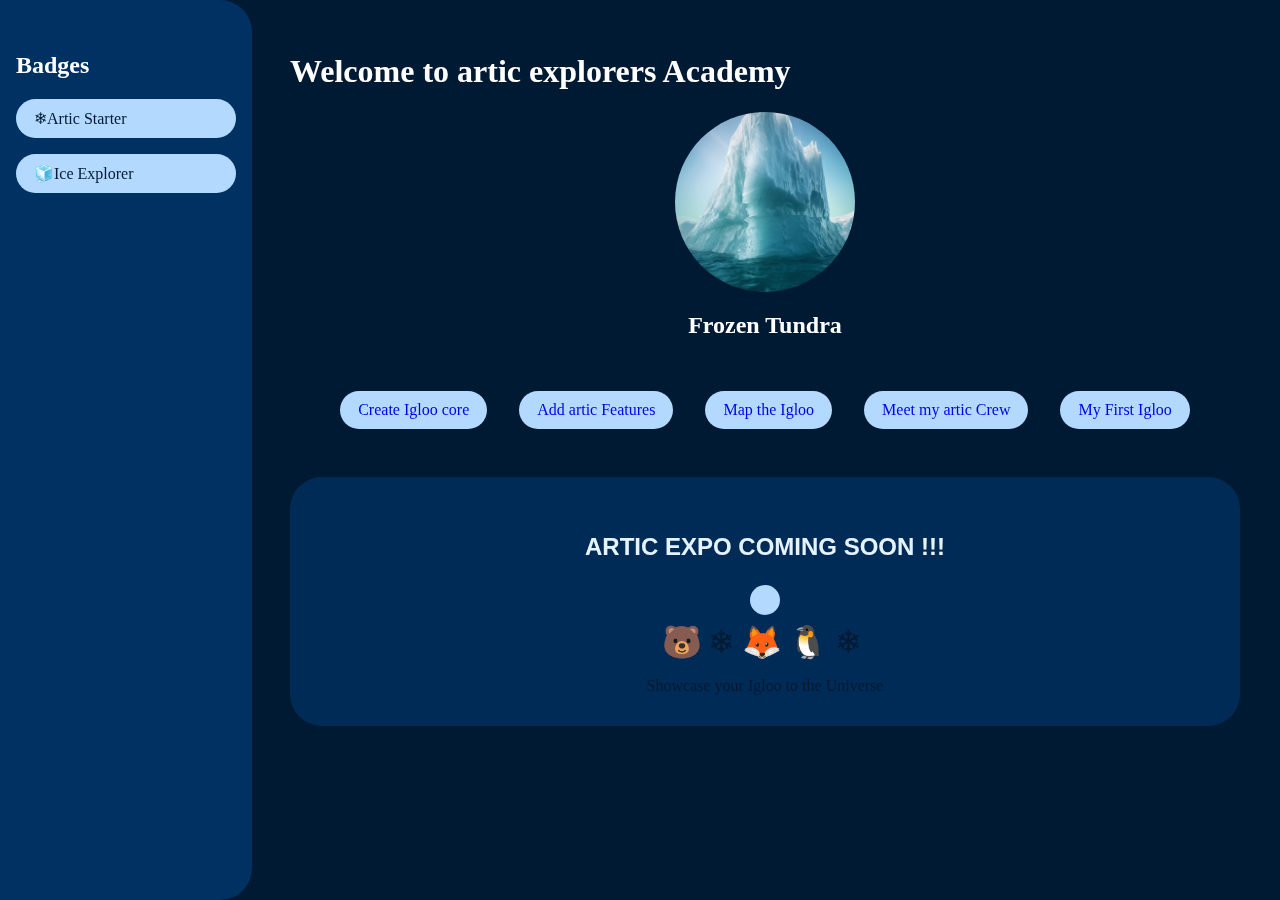
<file: index.html>
<!DOCTYPE html>
<html lang="en">
<head>
    <meta charset="UTF-8">
    <meta name="viewport" content="width=device-width, initial-scale=1.0">
    <title>Cosmic World</title>
    <link href="https://fonts.googleapis.com/css?family=Orbitron:700|Fredoka+One&display=swap" rel="stylesheet"> 
    <link rel="stylesheet" href="index.css">   
</head>
<body>
    <aside class="sidebar">
        <h2>Badges</h2>
        <ul class="badges">
            <li class="badge">❄<span>Artic Starter</span></li>
            <li class="badge">🧊<span>Ice Explorer</span></li>
        </ul>
    </aside>
        <main>
        <header>
            <h1>Welcome to artic explorers Academy</h1>
        </header>
        <section class="planet-centerpiece"> 
            <img src="./artic.avif" alt="Planet Zest">
            <h2>Frozen Tundra</h2>
        </section>
        <nav class="space-pods">
            <a href="create.html"class=" space-pod">Create Igloo core</a>
            <a href="/features.html" class="space-pod">Add artic Features</a>
            <a href="/map-igloo.html"class = "space-pod"> Map the Igloo</a>
            <a href="./artic-crew.html" class="space-pod">Meet my artic  Crew</a>
            <a href="activity.html" class="space-pod">My First Igloo</a>
        </nav>
        <section class="galactic-expo-teaser">
            <h3>ARTIC EXPO COMING SOON !!!</h3>
            <div class="expo-stage">
                <div class="glowing-stage"></div>
                <div class="alien-crowd">🐻❄🦊🐧❄</div>
                <p>Showcase your Igloo  to the Universe</p>
            </div>
        </section>
       </main>
</body>
</html>
</file>
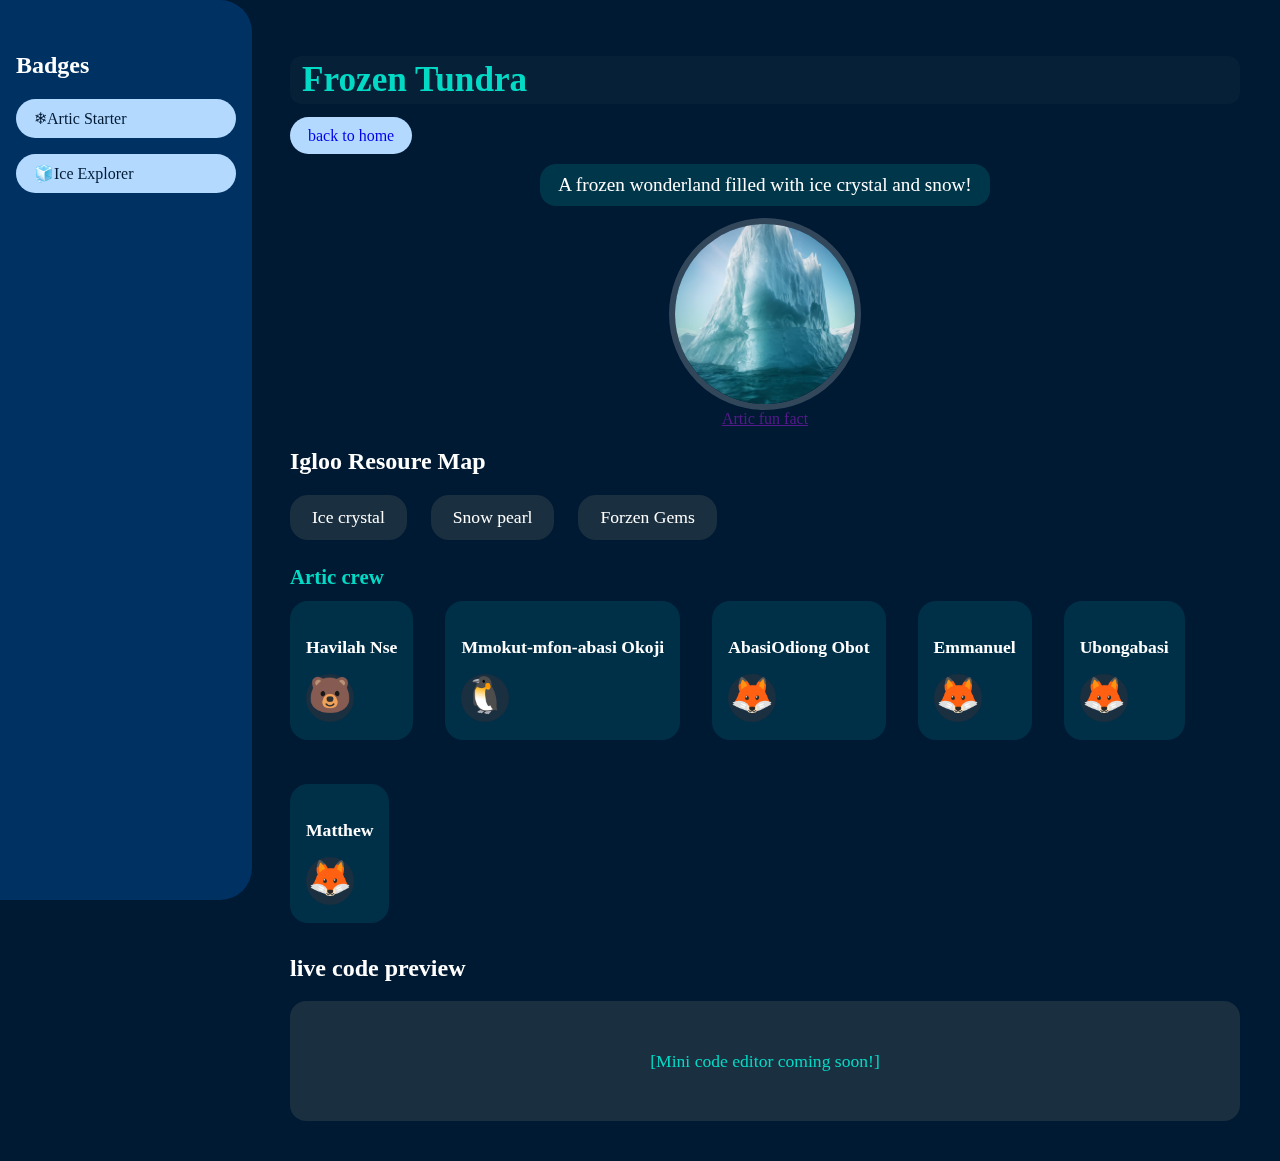
<file: activity.html>
<!DOCTYPE html>
<html lang="en">
 <head>
    <meta charset="UTF-8">
    <meta name="viewport" content="width=device-width, initial-scale=1.0">
    <title>My first igloo</title>
    <link rel="stylesheet" href="./activity.css">
</head>
<body>
    <aside class="sidebar">
        <h2>Badges</h2>
        <ul class="badges">
            <li class="badge">❄<span>Artic Starter</span></li>
            <li class="badge">🧊<span>Ice Explorer</span></li>
        </ul>
    </aside>
    <main>
        <header>
        <h1 class="planet-title">Frozen Tundra</h1>
        <a href="index.html" class="space-pod">back to home</a>
        </header>
    <section class="planet-description">
        <p>A frozen wonderland filled with ice crystal and snow!</p>
        <img src="./artic.avif" alt="" class="planet-img">
        <a href=""class space-resource>Artic fun fact</a>
    </section>
    <section class="Planet-resource-map">
        <h2>Igloo  Resoure Map</h2>
        <ul class="neon-list">
            <li>Ice crystal</li>
            <li>Snow pearl</li>
            <li>Forzen Gems</li>
        </ul>
    </section>

    <section class="artic-crew">
    <h2>Artic crew</h2>
    <div class="crew-roster">
        <div class="crew-member">
            <h3>Havilah Nse</h3>
            <p></p>
            <div class="crew-img-placeholder">🐻</div>
        </div>
        <div class="crew-member">
            <h3>Mmokut-mfon-abasi Okoji</h3>
            <p></p>
            <div class="crew-img-placeholder">🐧</div>
        </div>
        <div class="crew-member">
            <h3>AbasiOdiong  Obot</h3>
            <p></p>
            <div class="crew-img-placeholder">🦊</div>
        </div>
        <div class="crew-member">
            <h3>Emmanuel</h3>
            <p></p>
            <div class="crew-img-placeholder">🦊</div>
        </div>
        <div class="crew-member">
            <h3>Ubongabasi</h3>
            <p></p>
            <div class="crew-img-placeholder">🦊</div>
        </div>
        <div class="crew-member">
            <h3>Matthew</h3>
            <p></p>
            <div class="crew-img-placeholder">🦊</div>
        </div>
    </div>
    

    </section>
    <section class="code-preview-section">
             <h2>live code preview</h2>

           <div>
            <div class="code-editor-placeholder"></div>
                <div class="code-editor-preview">[Mini code editor coming soon!]</div>
           </div>         
            

    </section>
    </main>
</body>
</html>
</file>
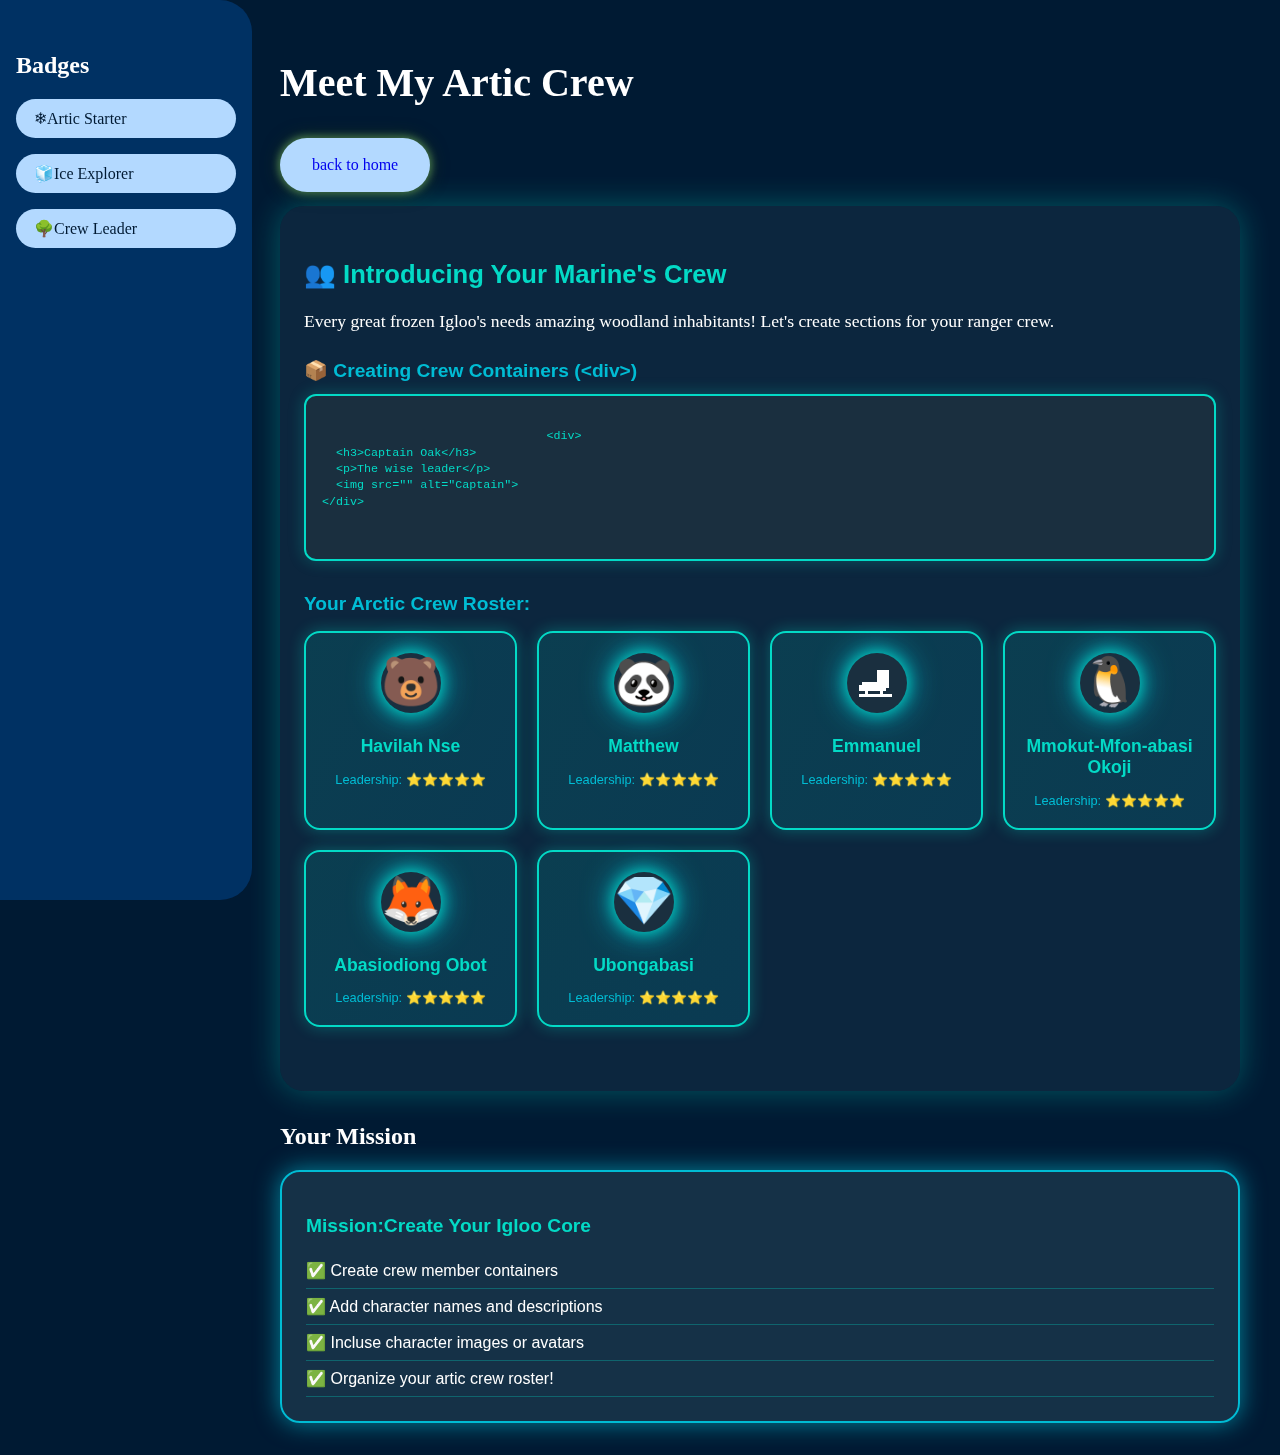
<file: artic-crew.html>
<!DOCTYPE html>
<html lang="en">
  <head>
    <meta charset="UTF-8" />
    <meta name="viewport" content="width=device-width, initial-scale=1.0" />
    <title>Meet My Artic Crew</title>
    <link rel="stylesheet" href="/artic-crew.css" />
  </head>
  <body>
    <aside class="sidebar">
      <h2>Badges</h2>
      <ul class="badges">
        <li class="badge">❄<span>Artic Starter</span></li>
        <li class="badge">🧊<span>Ice Explorer</span></li>
        <li class="badge crew-leader">🌳<span>Crew Leader</span></li>
      </ul>
    </aside>
    <main>
      <header>
        <h1 class="planet-title">Meet My Artic Crew</h1>
        <a href="index.html" class="space-pod">back to home</a>
      </header>
      <section class="lesson-content">
        <div class="lesson-card">
          <h2>👥 Introducing Your Marine's Crew</h2>
          <p>
            Every great frozen Igloo's needs amazing woodland inhabitants!
            Let's create sections for your ranger crew.
          </p>
          <div class="crew-lesson">
            <h3>📦 Creating Crew Containers (&lt;div&gt;)</h3>
            <div class="code-block">
              <pre>
                            <code>
                                &lt;div&gt;
  &lt;h3&gt;Captain Oak&lt;/h3&gt;
  &lt;p&gt;The wise leader&lt;/p&gt;
  &lt;img src="" alt="Captain"&gt;
&lt;/div&gt;
                            </code>
                        </pre>
            </div>
          </div>
          <div class="crew-showcase">
            <h3>Your Arctic Crew Roster:</h3>
            <div class="crew-grid">
              <div class="crew-card">
                <div class="crew-avatar">🐻</div>
                <h4>Havilah Nse</h4>
                <p></p>
                <div class="crew-stats">Leadership: ⭐⭐⭐⭐⭐</div>
              </div>
              <div class="crew-card">
                <div class="crew-avatar">🐼</div>
                <h4>Matthew</h4>
                <p></p>
                <div class="crew-stats">Leadership: ⭐⭐⭐⭐⭐</div>
              </div>

              <div class="crew-card">
                <div class="crew-avatar">⛸</div>
                <h4>Emmanuel</h4>
                <p></p>
                <div class="crew-stats">Leadership: ⭐⭐⭐⭐⭐</div>
              </div>

              <div class="crew-card">
                <div class="crew-avatar">🐧</div>
                <h4>Mmokut-Mfon-abasi Okoji</h4>
                <p></p>
                <div class="crew-stats">Leadership: ⭐⭐⭐⭐⭐</div>
              </div>

              <div class="crew-card">
                <div class="crew-avatar">🦊</div>
                <h4>Abasiodiong Obot</h4>
                <p></p>
                <div class="crew-stats">Leadership: ⭐⭐⭐⭐⭐</div>
              </div>

              <div class="crew-card">
                <div class="crew-avatar">💎</div>
                <h4>Ubongabasi</h4>
                <p></p>
                <div class="crew-stats">Leadership: ⭐⭐⭐⭐⭐</div>
              </div>
            </div>
          </div>
        </div>
      </section>

      <section class="mission section">
        <h2>Your Mission</h2>
        <div class="mission-card">
          <h3>Mission:Create Your Igloo Core</h3>
          <ul class="mission-steps">
            <li>✅ Create crew member containers</li>
            <li>✅ Add character names and descriptions</li>
            <li>✅ Incluse character images or avatars</li>
            <li>✅ Organize your artic crew roster!</li>
          </ul>
        </div>
      </section>
    </main>
  </body>
</html>
</file>
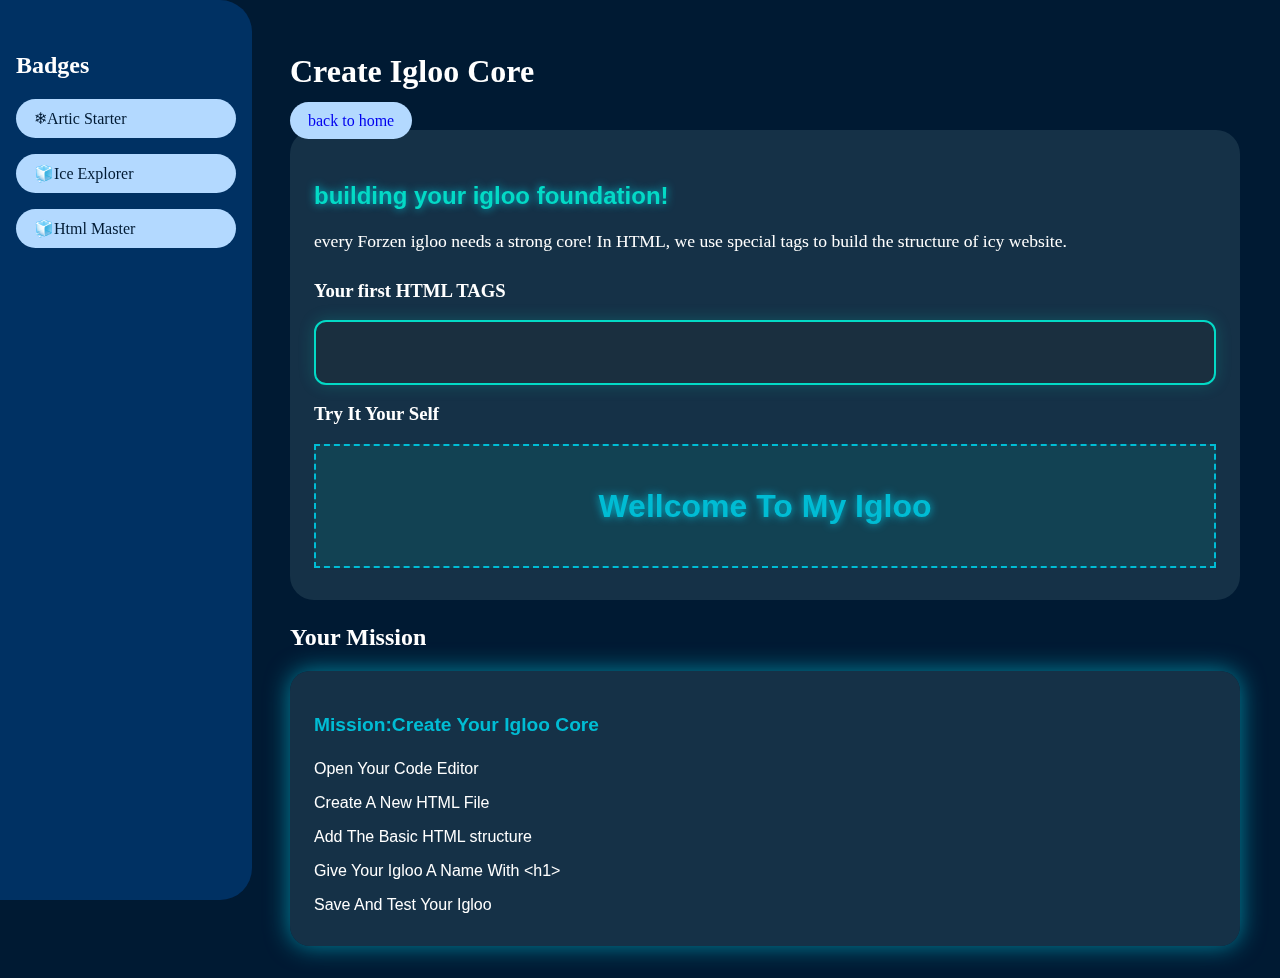
<file: create.html>
<!DOCTYPE html>
<html lang="en">
<head>
    <meta charset="UTF-8">
    <meta name="viewport" content="width=device-width, initial-scale=1.0">
    <title>Create Igloo core</title>
    <link rel="stylesheet" href="create.css">
</head>
<body>
    <aside class="sidebar">
        <h2>Badges</h2>
        <ul class="badges">
            <li class="badge">❄<span>Artic Starter</span></li>
            <li class="badge">🧊<span>Ice Explorer</span></li>
            <li class="badge">🧊<span>Html Master</span></li>
        </ul>
    </aside>
    <main>
        <header>
            <h1 class="planet-title">Create Igloo Core</h1>
            <a href="index.html" class="space-pod">back to home</a>
        </header>

        <section class="lesson-card">
            <h2> building your  igloo foundation!</h2>
            <p>every Forzen igloo needs a strong core! In HTML, we use special tags to build the structure of icy website.</p>
            <div class="code example"></div>
            <h3> Your first HTML TAGS</h3>
            <div class="code-block">
                <pre>
                    <code></code>
                </pre>
            </div>
            <div class="interactive-demo">
                <h3> Try It Your Self</h3>
                <div class="demo-area">
                   <div class="planet-preview">
                    <h1>Wellcome To My Igloo</h1>
                   </div> 
                </div>
            </div>
        </section>
        
        <section class="mission section">
            <h2>Your Mission</h2>
            <div class="mission-card">
                <h3>Mission:Create Your Igloo Core</h3>
                <ul class="mission-steps">
                    <li>Open Your Code Editor</li>
                    <li>Create A New HTML File </li>
                    <li>Add The Basic HTML structure</li>
                    <li>Give Your Igloo A Name With &lt;h1&gt; </li>
                    <li>Save And Test Your Igloo</li>
                </ul>
            </div>
        </section>
    </main>
</body>
</html>
</file>
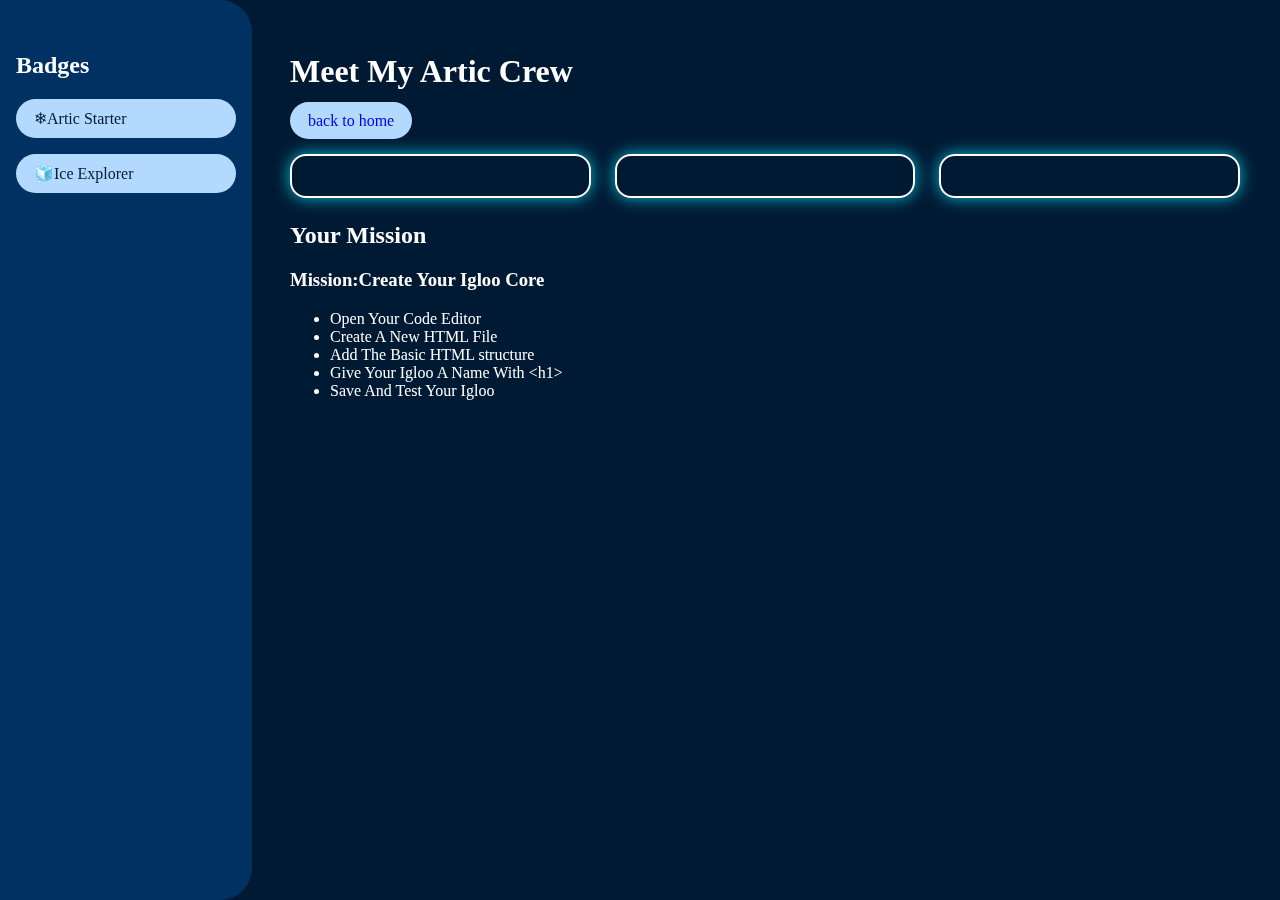
<file: features.html>
<!DOCTYPE html>
<html lang="en">
<head>
    <meta charset="UTF-8">
    <meta name="viewport" content="width=device-width, initial-scale=1.0">
    <title></title>
    <link rel="stylesheet" href="features.css">
</head>
<body>
 <aside class="sidebar">
        <h2>Badges</h2>
        <ul class="badges">
            <li class="badge">❄<span>Artic Starter</span></li>
            <li class="badge">🧊<span>Ice Explorer</span></li>
     </ul>
    </aside> 
   <main>
 <header>
        <h1 class="planet-title">Meet My Artic Crew</h1>
        <a href="index.html" class="space-pod">back to home</a>
        </header>
        <section class="lesson-content">
            <div class="lesson-card">
                <h2></h2>
                <p></p>
                <div class="feature-grid">
                    <div class="feature-item"></div>
                    <div class="feature-item"></div>
                    <div class="feature-item"></div>
                </div>
            </div>
        </section>
          <section class="mission section">
            <h2>Your Mission</h2>
            <div class="mission-card">
                <h3>Mission:Create Your Igloo Core</h3>
                <ul class="mission-steps">
                    <li>Open Your Code Editor</li>
                    <li>Create A New HTML File </li>
                    <li>Add The Basic HTML structure</li>
                    <li>Give Your Igloo A Name With &lt;h1&gt; </li>
                    <li>Save And Test Your Igloo</li>
                </ul>
            </div>
        </section>
   </main>   
</body>
</html>
</file>
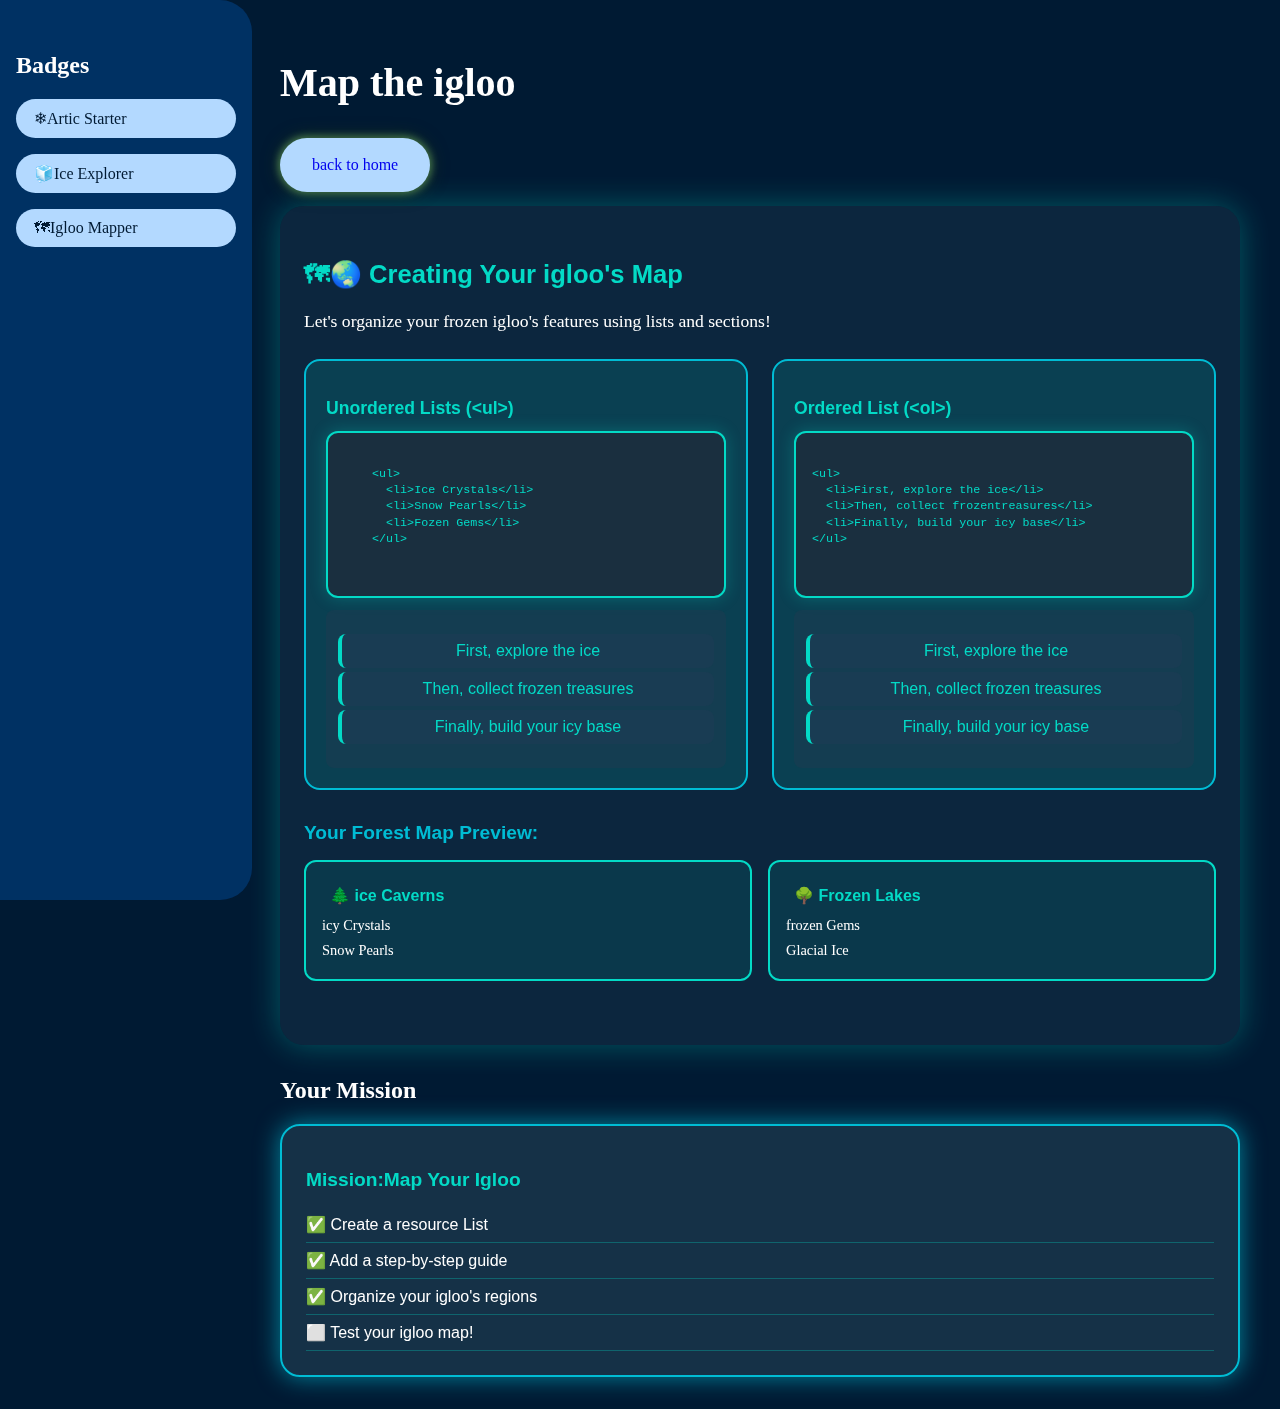
<file: map-igloo.html>
<!DOCTYPE html>
<html lang="en">
  <head>
    <meta charset="UTF-8" />
    <meta name="viewport" content="width=device-width, initial-scale=1.0" />
    <title>Document</title>
    <link rel="stylesheet" href="/map-igloo.css" />
  </head>
  <body>
    <aside class="sidebar">
      <h2>Badges</h2>
      <ul class="badges">
        <li class="badge">❄<span>Artic Starter</span></li>
        <li class="badge">🧊<span>Ice Explorer</span></li>
        <li class="badge">🗺<span>Igloo Mapper</span></li>
      </ul>
    </aside>
    <main>
      <header>
        <h1 class="planet-title">Map the igloo</h1>
        <a href="index.html" class="space-pod">back to home</a>
      </header>

      <section class="lesson-content">
        <div class="lesson-card">
          <h2>🗺🌏 Creating Your igloo's Map</h2>
          <p>
            Let's organize your frozen igloo's features using lists and
            sections!
          </p>
          <div class="mapping-examples">
            <div class="map-section">
              <h3>Unordered Lists (&lt;ul&gt;)</h3>
              <div class="code-block">
                <pre>
                            <code>
    &lt;ul&gt;
      &lt;li&gt;Ice Crystals&lt;/li&gt;
      &lt;li&gt;Snow Pearls&lt;/li&gt;
      &lt;li&gt;Fozen Gems&lt;/li&gt;
    &lt;/ul&gt;
                            </code>
                        </pre>
              </div>
              <div class="feature-demo">
                <ol class="demo-list">
                  <li>First, explore the ice</li>
                  <li>Then, collect frozen treasures</li>
                  <li>Finally, build your icy base</li>
                </ol>
              </div>
            </div>

            <div class="map-section">
              <h3>Ordered List (&lt;ol&gt;)</h3>
              <div class="code-block">
                <pre>
                    <code>
&lt;ul&gt;
  &lt;li&gt;First, explore the ice&lt;/li&gt;
  &lt;li&gt;Then, collect frozentreasures&lt;/li&gt;
  &lt;li&gt;Finally, build your icy base&lt;/li&gt;
&lt;/ul&gt;
                    </code>
                </pre>
              </div>
              <div class="feature-demo">
                <ol class="demo-list">
                  <li>First, explore the ice</li>
                  <li>Then, collect frozen treasures</li>
                  <li>Finally, build your icy base</li>
                </ol>
              </div>
            </div>
          </div>
          <div class="planet-map-preview">
            <h3>Your Forest Map Preview:</h3>
            <div class="map-container">
              <div class="map-region">
                <h4>🌲 ice Caverns</h4>
                <ul>
                  <li>icy Crystals</li>
                  <li>Snow Pearls</li>
                </ul>
              </div>
              <div class="map-region">
                <h4>🌳 Frozen Lakes</h4>
                <ul>
                  <li>frozen Gems</li>
                  <li>Glacial Ice</li>
                </ul>
              </div>
            </div>
          </div>
        </div>
      </section>

      <section class="mission section">
        <h2>Your Mission</h2>
        <div class="mission-card">
          <h3>Mission:Map Your Igloo </h3>
          <ul class="mission-steps">
            <li>✅ Create a resource List</li>
            <li>✅ Add a step-by-step guide</li>
            <li>✅ Organize your igloo's regions</li>
            <li>⬜ Test your igloo map!</li>
          </ul>
        </div>
      </section>
    </main>
  </body>
</html>
</file>
<file: index.css>
body{
    margin: 0;
    background: #001a33;
    color: white;
}

.sidebar{
    width: 220px;
    background: rgba(0,51,102,0.95);
    padding: 32px 16px 16px;
    position: fixed;
    left: 0;
    bottom: 0;
    top: 0;
    border-top-right-radius: 32px;
    border-bottom-right-radius: 32px;
}

img{
    width: 180px;
    height: 180px;
    border-radius: 50%;
    object-fit: cover;
}

main{
    position: relative;
    margin-left: 250px;
    padding: 32px 40px;
}
.badges{
    list-style: none;
    padding: 0px;
    margin: 0px;
    width: 100%;
}

.badge{
    padding-top: 10px;
    padding-bottom: 10px;
    padding-left: 18px;
    padding-right: 18px;
    border-radius: 24px;
    background-color: #b3d9ff;
    margin-bottom: 16px;
    color: #001a33;
}

.planet-centerpiece{
    display: flex;
    flex-direction: column;
    justify-content: center;
    align-items: center;
    margin-bottom: 32px;
}
.space-pods{
    display: flex;
    justify-content: center;
    gap: 2rem;
}
.space-pod{
    padding-top: 10px;
    padding-bottom: 10px;
    padding-left: 18px;
    padding-right: 18px;
    border-radius: 24px;
    background-color: #b3d9ff;
    margin-bottom: 16px;
    text-decoration: none;
}

.galactic-expo-teaser{
    padding-top: 32px;
    padding-bottom: 3px;
    padding-right: 24px;
    
    
    padding-left: 24px;
    background-color: #003366b3;
    border-radius: 32px;
    margin-bottom: 32px;
    color: #001a33;
    text-align: center;
    margin-top: 32px;
}

.galactic-expo-teaser h3{
    color: #e6f3ff;
    font-size: 24px;
    font-family: sans-serif;
}
.expo-stage{
    display: flex;
    flex-direction: column;
    justify-content: center;
    align-items: center;
    margin-bottom: 12px;
}

.glowing-stage{
    width: 30px;
    height: 30px;
    background-color: #b3d9ff;
    border-radius: 50%;
    margin-bottom: 8px;

}

.alien-crowd{
    font-size: 2em;
    letter-spacing: 0.2em;

}
</file>
<file: activity.css>
body{
    margin: 0;
    background: #001a33;
    color: white;
}

.sidebar{
    width: 220px;
    background: rgba(0,51,102,0.95);
    padding: 32px 16px 16px;
    position: fixed;
    left: 0;
    bottom: 0;
    top: 0;
    border-top-right-radius: 32px;
    border-bottom-right-radius: 32px;
}
.space-pod{
    padding-top: 10px;
    padding-bottom: 10px;
    padding-left: 18px;
    padding-right: 18px;
    border-radius: 24px;
    background-color: #b3d9ff;
    margin-bottom: 16px;
    text-decoration: none;}

main{
    position: relative;
    margin-left: 250px;
    padding: 32px 40px;
}
.badges{
    list-style: none;
    padding: 0px;
    margin: 0px;
    width: 100%;
}

.badge{
    padding-top: 10px;
    padding-bottom: 10px;
    padding-left: 18px;
    padding-right: 18px;
    border-radius: 24px;
    background-color: #b3d9ff;
    margin-bottom: 16px;
    color: #001a33;
}

img{
    width: 180px;
    height: 180px;
    border-radius: 50%;
    object-fit: cover;
}
.planet-title{
    font-size: 2.2em;
    border-radius: 12px;
    background: #1e3c5033;
    padding-top: 4px;
    padding-bottom: 4px;
    padding-left: 12px;
    padding-right: 12px;
    color: #03dac6;


}
.planet-description{
    display: flex;
    align-items: center;
    flex-direction: column;
}

.planet-img{
width: 180px;
height: 180px;
border-radius: 50%;
border-width: 6px;
border-style: solid;
border-color: #fff3;
}

.planet-description P{
    font-size: 1.2em;
    color: #fff;
    background: #03dac626;
    border-radius: 16px;
    padding-top: 10px;
    padding-bottom: 10px;
    padding-right: 18px;
    padding-left: 18px;
    margin-bottom: 12px;
    outline: none;

}

.space-resource{
border-radius: 32px;
background: #00bcd4;
font-size: 1.1em;
padding: 12px 28px;
margin-top:12px ;
text-decoration: none;


}

.planet-resource-map{
    margin: 32px;
    background: #1e3c50b3;
    font-size: 1.1em;
    border-radius: 24px;
    padding: 24px 20px;

}

.planet-resource-map h2{
   font-size: 1.3em;
   margin-bottom: 12px;
   color: #03dac6;
}

.neon-list{
list-style: none;
display:flex;
gap: 24px;
margin: 0px;
padding: 0px;
flex-wrap: wrap;
}
.neon-list li{
font-size: 1.1em;
background: #1a2f3f;
border-radius: 18px;
margin-bottom: 8px;
padding: 10px  20px;
border-width: 2px;
border-style: solid;
border-color: #1a2f3f;
}

.cosmic-crew{
    margin: 32px 0px;
 padding: 24px  20px;
    background: #1e3c50b3;
}

.artic-crew h2{
font-size: 1.3em;
margin-bottom: 12px;
color: #03dac6;
}

.crew-roster{
    display: flex;
    gap: 32px;
    flex-wrap: wrap;
    justify-content: flex start;
}

.crew-member{
    background: #00bcd422;
    border-radius: 18px;
    padding: 18px 16px;
    text-align: center;
    margin-bottom: 12px;
    cursor: pointer;   
}

.crew-member h3{
    font-size: 1.1em;
    margin-bottom: 6px;   
}

.crew-member p {
color: #fff;
font-size: 1em;
margin-bottom: 8px;
}

.crew-img-placeholder{
font-size: 2.2em;
border-radius: 50%;
width: 48px;
height: 48px;
align-items: center;
justify-content: center;
background: #1a2f3f;
}

.code-preveiw-section{
    margin: 32px  0px;
    border-radius: 24px;
    padding: 24px  24px;
}
.code-preveiw-section  h3{
background: #1e3c50b3;

}
.code-preveiw-section  h2{
    color: #03dac6;
}

.code-editor-preview{
    background: #1a2f3f;
    border-radius: 16px;
    min-height: 120px;
    display: flex;
    align-items: center;
    justify-content: center;
    font-size: 1.1em;
    margin-bottom: 8px;
    color: #03dac6;

}

.editor-placeholder{
    padding: 24px 0px;
    color: #00bcd4;
    opacity: 0.7;
    
    
}
</file>
<file: artic-crew.css>
body {
    margin: 0;
    background: #001a33;
    color: white;
}

.sidebar {
    background: rgba(0, 51, 102, 0.95);
    width: 220px;
    padding-top: 32px;
    padding-left: 16px;
    padding-right: 16px;
    padding-bottom: 16px;
    position: fixed;
    left: 0px;
    top: 0px;
    bottom: 0px;
    border: 0px;
    border-top-right-radius: 32px;
    border-bottom-right-radius: 32px;
}


main {
    position: relative;
    margin-left: 240px;
    padding-top: 32px;
    padding-bottom: 32px;
    padding-left: 40px;
    padding-right: 40px;
}


header h1 {
    font-size: 40px;
    color: white;
    margin-bottom: 32px;
}


.badges {
    list-style: none;
    padding: 0;
    margin: 0;
    width: 100%;
}


.badge {
    padding-top: 10px;
    padding-bottom: 10px;
    padding-left: 18px;
    padding-right: 18px;
    border-radius: 24px;
    color: #001a33;
background-color: #b3d9ff;
    margin-bottom: 16px;
}

.space-pod {
    background-color: #b3d9ff;
    margin-bottom: 10px;
    border-radius: 50px;
    display: inline-block;
    text-decoration: none;
    overflow: hidden;
    padding-bottom: 18px;
    padding-top: 18px;
    padding-right: 32px;
    padding-left: 32px;
    border: none;
    box-shadow: 0 0 18px #1a2f1a, 0 0 9px #90ee90;
    cursor: pointer;
    outline: none;
    position: relative;
}

.lesson-content {
    margin-bottom: 32px;
}

.lesson-card {
    border-radius: 24px;
    margin-bottom: 24px;
    padding: 32px 24px;
    background: #1e3c5063;
    box-shadow: 0 0 32px #03dac655;
}

.lesson-card h2 {
    color: #03dac6;
    font-size: 1.6em;
    margin-bottom: 16px;
    /* text-shadow:0 0 8px #2e7d32; */
    font-family: sans-serif;
}

.lesson-card p {
    color: #fff;
    font-size: 1.1em;
    line-height: 1.6;
    margin-bottom: 24px;
}

.code-block {
    padding: 16px;
    margin: 12px 0px;
    border-radius: 12px;
    border: 2px solid #03dac6;
    box-shadow: 0 0 16px #03dac644;
    background: #1a2f3f;
}

.code-block pre {
    margin: 0px;
    color: #03dac6;
    font-size: 0.9em;
    line-height: 1.4em;
    overflow-x: auto;
}

.code-block code {
    color: #03dac6;
}

.crew-lesson {
    margin: 24px 0;
}

.crew-lesson h3 {
    color: #00bcd4;
    font-family: sans-serif;
    font-size: 1.2em;
    margin-bottom: 12px;
}

.crew-showcase {
    margin: 32px 0;
}

.crew-showcase h3 {
    color: #00bcd4;
    font-family: sans-serif;
    font-size: 1.2em;
    margin-bottom: 16px;
}

.crew-grid {
    display: grid;
    grid-template-columns: repeat(auto-fit, minmax(200px, 1fr));
    gap: 20px;
}

.crew-card {
    background: linear-gradient(120deg, #03dac622 0%, #00bcd422 100%);
    border-radius: 16px;
    padding: 20px;
    text-align: center;
    border: 2px solid #03dac6;
    box-shadow: 0 0 16px #03dac655;
    transition: transfrom 0.2s, box-shadow 0.2s;
}

.crew-card:hover {
    transform: scale(1.05);
    box-shadow: 0 0 24px #fff, 0 0 32px #00bcd4;
}

.crew-avatar {
    font-size: 3em;
    margin-bottom: 12px;
    background: #1a2f3f;
    border-radius: 50%;
    width: 60px;
    height: 60px;
    display: flex;
    justify-content: center;
    margin: 0 auto 12px auto;
    box-shadow: 0 0 16px #03dac6, 0 0 32px #00bcd4;
}

.crew-card h4 {
    color: #03dac6;
    font-family: sans-serif;
    font-size: 1.1em;
    margin-bottom: 8px;
}

.crew-card p {
    color: #fff;
    font-size: 0.9em;
    margin-bottom: 12px;
    line-height: 1.4;
}

.crew-stats {
    font-size: 0.8em;
    color: #00bcd4;
    font-family: sans-serif;
}

.crew-template {
    margin: 32px 0;
}

.crew-template h3 {
    color: #00bcd4;
    font-family: sans-serif;
    font-size: 1.2em;
    margin-bottom: 16px;
}

.template-example {
    display: flex;
    justify-content: center;
}

.crew-card.template {
    background: #00bcd433;
    border: 2px dashed #00bcd4;
    opacity: 0.8;
}

.mission-section {
    margin: 32px 0px;
}

.mission-section h2 {
    font-family: sans-serif;
    font-size: 1.4em;
    margin-bottom: 16px;
    text-shadow: 0 0px 8px #00bcd4;
}

.mission-card {
    background: #1e3c50b3;
    border-radius: 20px;
    padding: 24px;
    box-shadow: 0 0px 24px #00bcd4aa;
    font-family: sans-serif;
    border: 2px solid #00bcd4;
}

.mission-steps {
    list-style: none;
    padding: 0px;
    margin: 0px;
}

.mission-steps li {
    font-size: 1em;
    padding: 8px 0px;
    color: white;
    font-family: sans-serif;
    border-bottom: 1px solid #03dac64d;
}

.mission-card h3 {
    font-family: sans-serif;
    color: #03dac6;
    font-size: 1.2em;
    margin-bottom: 16px;
}
</file>
<file: create.css>
body{
    margin: 0;
    background: #001a33;
    color: white;
}

.sidebar{
    width: 220px;
    background: rgba(0,51,102,0.95);
    padding: 32px 16px 16px;
    position: fixed;
    left: 0;
    bottom: 0;
    top: 0;
    border-top-right-radius: 32px;
    border-bottom-right-radius: 32px;
}
.space-pod{
    padding-top: 10px;
    padding-bottom: 10px;
    padding-left: 18px;
    padding-right: 18px;
    border-radius: 24px;
    background-color: #b3d9ff;
    margin-bottom: 16px;
    text-decoration: none;
}

main{
    position: relative;
    margin-left: 250px;
    padding: 32px 40px;
}
.badges{
    list-style: none;
    padding: 0px;
    margin: 0px;
    width: 100%;
}

.badge{
    padding-top: 10px;
    padding-bottom: 10px;
    padding-left: 18px;
    padding-right: 18px;
    border-radius: 24px;
    background-color: #b3d9ff;
    margin-bottom: 16px;
    color: #001a33;
}
.page-title{
      font-size: 2.2em ;
      text-shadow: 0 0 12px  #00bcd4, 0 0 24px;
      color: #03dac6;
      margin-bottom: 16px;
      letter-spacing: 2Px;  


}

.lesson-content{
    margin-bottom: 32px;
}
.lesson-card{
    border-radius: 24px;
    margin-bottom:24px;
    padding-top: 32px;
    padding-left: 24px;
    padding-bottom: 32px;
    padding-right: 24px;
    background: #1e3c50b3;
    box-shadow:#03dac635;

}
.lesson-card h2{
        color: #03dac6;
        margin-bottom: 16px;          
        text-shadow:0 0 8px  #00bcd4;
        font-family: sans-serif;
}

.lesson-card p{
    color: #fff;
    font-size: 1.1em;
    line-height: 1.6;
    margin-bottom: 24px;

}

.code-example{
    margin: 24px 0;
    
}
.code-example h3{
    color: #00bcd4;
    font-family:sans-serif ;
    font-style: 1.2em;
    }
    
.code-block{
    padding: 12px;
    margin: 12 0;
    border-radius: 12px;
    border: 2px solid  #03dac6;
    box-shadow: 0 0 16px  #03dac635;
    background:#1a2f3f;    
}

.code-block pre{
    margin: 0;
    color:#03dac6;
    font-style: 1.9em;
    line-height: 1.4em;
    overflow-x: auto;

}

.code-block code{
  color:#03dac6;   

}

.interractive-demo{
    margin: 24px;

}
.interractive-demo h3{
   color:#00bcd4;
   font-family: sans-serif;
   font-style: 1.2em;
   margin-bottom: 12px;

}

.demo-area{
    background: #03dac61a;
    backface-visibility: 16px;
    padding: 20px;
    border-width: 2px;
border-style:dashed ;
border-color: #00bcd4;

}
.planet-preview{
    text-align: center;
}
.planet-preview h1{
    color :#00bcd4 ;
    font-family:sans-serif ;
    font-display:1.8em ;
    text-shadow: 0 0 8px #00bcd4;

}
.mission-section{
    margin: 32px;

}
.mission-section h2{
    color:#00bcd4 ;
    font-family:sans-serif ;
    font-style: 1.4em;
    margin-bottom: 16px;
    text-shadow:0 0 8px  #00bcd4;


}
.mission-card{
    background: #1e3c50b3;
    border-radius: 20px;
    padding: 24px;
    box-shadow:0 0 24px #00bcd4aa ;
    
    

}
.mission-card h3{
    font-family:sans-serif ;
    color:#00bcd4 ;
    font-size:1.2em ;
    margin-bottom: 16px;

}
.mission-steps{
    list-style: none;
    padding: 0px;
    margin: 0px;
}

.mission-steps  li{
    color: white;
    font-size: 1em;
    padding: 8px 0px;
    font-family:sans-serif  ;

}
.border-bottom{
    border-bottom: 1px solid   #00bcd4 ;

}
</file>
<file: features.css>
body{
    margin: 0;
    background: #001a33;
    color: white;
}

.sidebar{
    width: 220px;
    background: rgba(0,51,102,0.95);
    padding: 32px 16px 16px;
    position: fixed;
    left: 0;
    bottom: 0;
    top: 0;
    border-top-right-radius: 32px;
    border-bottom-right-radius: 32px;
}
.space-pod{
    padding-top: 10px;
    padding-bottom: 10px;
    padding-left: 18px;
    padding-right: 18px;
    border-radius: 24px;
    background-color: #b3d9ff;
    margin-bottom: 16px;
    text-decoration: none;}

main{
    position: relative;
    margin-left: 250px;
    padding: 32px 40px;
}
.badges{
    list-style: none;
    padding: 0px;
    margin: 0px;
    width: 100%;
}

.badge{
    padding-top: 10px;
    padding-bottom: 10px;
    padding-left: 18px;
    padding-right: 18px;
    border-radius: 24px;
    background-color: #b3d9ff;
    margin-bottom: 16px;
    color: #001a33;
}
.feature-grid{
display: grid;
grid-template-columns: repeat(auto-fit,minmax(28px, 1fr));
gap: 24px;
margin: 24px 0px ;
}

.feature-item{
    border-radius: 16px;
    padding: 20px;
    border-width: 2px;
    border-style: solid;
    box-shadow: 0 0 16px #00bcd4;  
}
.feature-item h3{
color: #00bcd4;
font-family: sans-serif;
margin-bottom: 12px;
background: #03dac626;

}

.feature-demo{
    margin-top: 10px;
    padding: 12px;
    border-radius: 8px;
    text-align: center;
    background: #1e5c5080;
    text-decoration: none;
}

.demo-link{
    color: #00bcd4;
    text-decoration: none;
    font-weight: bold;
    transition: color 0.2s;
}
.demo-link:hover{
    color: #00bcd4;
    

}
</file>
<file: map-igloo.css>
body {
    margin: 0;
    background: #001a33;
    color: white;
}

.sidebar {
    background: rgba(0, 51, 102, 0.95);
    width: 220px;
    padding-top: 32px;
    padding-left: 16px;
    padding-right: 16px;
    padding-bottom: 16px;
    position: fixed;
    left: 0px;
    top: 0px;
    bottom: 0px;
    border: 0px;
    border-top-right-radius: 32px;
    border-bottom-right-radius: 32px;
}

main {
    position: relative;
    margin-left: 240px;
    padding-top: 32px;
    padding-bottom: 32px;
    padding-left: 40px;
    padding-right: 40px;
}

header h1 {
    font-size: 40px;
    color: white;
    margin-bottom: 32px;
}

.badges {
    list-style: none;
    padding: 0;
    margin: 0;
    width: 100%;
}

.badge {
    padding-top: 10px;
    padding-bottom: 10px;
    padding-left: 18px;
    padding-right: 18px;
    border-radius: 24px;
    color: #001a33;
    background-color: #b3d9ff;
    margin-bottom: 16px;
}

.space-pod {
    background-color: #b3d9ff;
    border-radius: 50px;
    display: inline-block;
    text-decoration: none;
    overflow: hidden;
    padding-bottom: 18px;
    padding-top: 18px;
    padding-right: 32px;
    padding-left: 32px;
    margin-bottom: 10px;
    border: none;
    box-shadow: 0 0 18px #1a2f1a, 0 0 9px #90ee90;
    cursor: pointer;
    outline: none;
    position: relative;
}

.lesson-content {
    margin-bottom: 32px;
}

.lesson-card {
    border-radius: 24px;
    margin-bottom: 24px;
    padding: 32px 24px;
    background: #1e3c5063;
    box-shadow: 0 0 32px #03dac655;
}

.lesson-card h2 {
    color: #03dac6;
    font-size: 1.6em;
    margin-bottom: 16px;
    /* text-shadow:0 0 8px #2e7d32; */
    font-family: sans-serif;
}

.lesson-card p {
    color: #fff;
    font-size: 1.1em;
    line-height: 1.6;
    margin-bottom: 24px;
}

.code-block {
    padding: 16px;
    margin: 12px 0px;
    border-radius: 12px;
    border: 2px solid #03dac6;
    box-shadow: 0 0 16px #03dac644;
    background: #1a2f3f;
}

.code-block pre {
    margin: 0px;
    color: #03dac6;
    font-size: 0.9em;
    line-height: 1.4em;
    overflow-x: auto;
}

.code-block code {
    color: #03dac6;
}

.feature-demo {
    margin-top: 12px;
    padding: 12px;
    text-align: center;
    background: #1e3c5080;
    border-radius: 8px;
    text-align: center;
}

.mapping-examples {
    display: grid;
    grid-template-columns: repeat(auto-fit, minmax(300px, 1fr));
    gap: 24px;
    margin: 24px 0;
}

.map-section {
    background: #03dac626;
    border-radius: 16px;
    padding: 20px;
    border: 2px solid #00bcd4;
}

.map-section h3 {
    color: #03dac6;
    font-family: Arial, Helvetica, sans-serif;
    font-size: 1.1em;
    margin-bottom: 12px;
}

.demo-list {
    list-style: none;
    padding: 0;
    margin: 12px 0;
}

.demo-list li {
    color: #03dac6;
    font-family: sans-serif;
    padding: 8px 12px;
    margin: 4px 0;
    background: rgba(30, 60, 85, 0.5);
    border-radius: 8px;
    border-left: 4px solid #03dac6;
}

.planet-map-preview {
    margin: 32px 0;
}

.planet-map-preview h3 {
    color: #00bcd4;
    font-family: sans-serif;
    font-size: 1.2em;
    margin-bottom: 16px;
}

.map-container {
    display: grid;
    grid-template-columns: repeat(auto-fit, minmax(200px, 1fr));
    gap: 16px;
}

.map-region {
    background: #03dac61a;
    border-radius: 12px;
    padding: 16px;
    border: 2px solid #03dac6;
}

.map-region h4 {
    color: #03dac6;
    font-family: sans-serif;
    font-size: 1em;
    margin: 8px;
}

.map-region ul {
    list-style: none;
    padding: 0;
    margin: 0;
}

.map-region li {
    color: #fff;
    font-size: 0.9em;
    padding: 4px 0;
}

.mission-section {
    margin: 32px 0px;
}

.mission-section h2 {
    font-family: sans-serif;
    font-size: 1.4em;
    margin-bottom: 16px;
    text-shadow: 0 0px 8px #00bcd4;
}

.mission-card {
    background: #1e3c50b3;
    border-radius: 20px;
    padding: 24px;
    box-shadow: 0 0px 24px #00bcd4aa;
    font-family: sans-serif;
    border: 2px solid #00bcd4;
}

.mission-steps {
    list-style: none;
    padding: 0px;
    margin: 0px;
}

.mission-steps li {
    font-size: 1em;
    padding: 8px 0px;
    color: white;
    font-family: sans-serif;
    border-bottom: 1px solid #03dac64d;
}

.mission-card h3 {
    font-family: sans-serif;
    color: #03dac6;
    font-size: 1.2em;
    margin-bottom: 16px;
}
</file>
